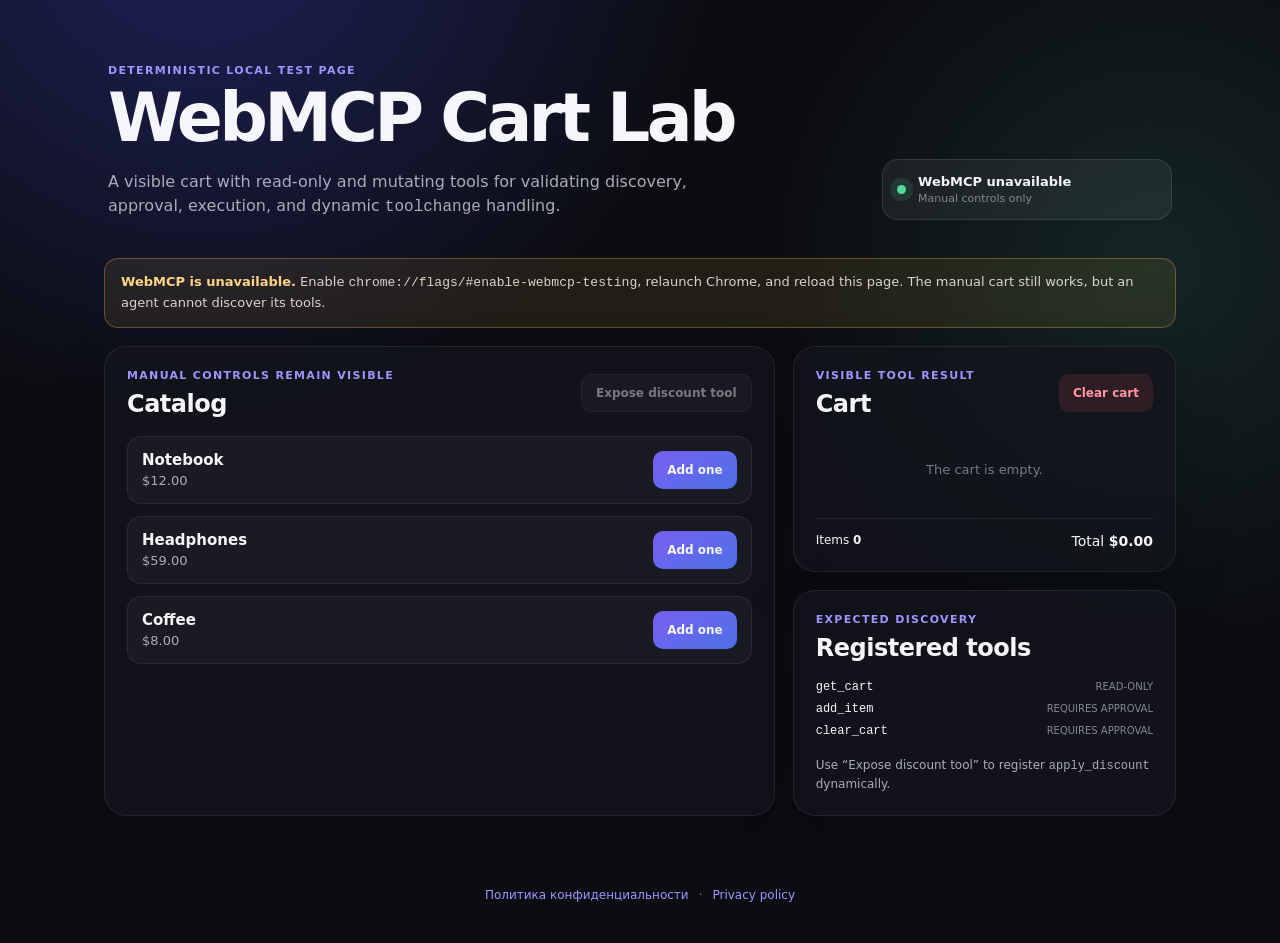
<file: index.html>
<!doctype html>
<html lang="en">
    <head>
        <meta charset="UTF-8" />
        <meta name="viewport" content="width=device-width, initial-scale=1.0" />
        <meta name="color-scheme" content="dark" />
        <meta name="description" content="Deterministic local cart for testing WebMCP agents" />
        <link
            rel="icon"
            href="data:image/svg+xml,<svg xmlns=%22http://www.w3.org/2000/svg%22 viewBox=%220 0 32 32%22><text y=%2226%22 font-size=%2228%22>🛒</text></svg>"
        />
        <title>WebMCP Cart Lab</title>
        <script>
            (() => {
                const bootstrapChannel = 'pagescout:page-relay-bootstrap';
                const applicationChannel = 'pagescout:page-relay';
                const attackerHandshakeId = 'page_attacker_handshake';
                const probe = {
                    applicationMessages: 0,
                    attackerAcked: false,
                    attackerResponses: [],
                    bootstrapEvents: [],
                    unexpectedBootstrapPorts: 0,
                };

                Object.defineProperty(window, '__webmcpRelayProbe', {
                    configurable: false,
                    enumerable: false,
                    value: probe,
                    writable: false,
                });

                window.addEventListener(
                    'message',
                    (event) => {
                        const message = event.data;
                        if (message?.channel === applicationChannel) {
                            probe.applicationMessages += 1;
                        }
                        if (message?.channel !== bootstrapChannel) {
                            return;
                        }

                        probe.bootstrapEvents.push({
                            handshakeId: message.handshakeId ?? null,
                            isTrusted: event.isTrusted,
                            portCount: event.ports.length,
                        });
                        if (message.handshakeId !== attackerHandshakeId && event.ports.length > 0) {
                            probe.unexpectedBootstrapPorts += event.ports.length;
                        }
                    },
                    true,
                );

                window.dispatchEvent(
                    new MessageEvent('message', {
                        data: {
                            v: 1,
                            channel: bootstrapChannel,
                            direction: 'isolated-to-main',
                            kind: 'port-bootstrap',
                            handshakeId: attackerHandshakeId,
                        },
                    }),
                );

                const attackerChannel = new MessageChannel();
                attackerChannel.port1.addEventListener('message', (event) => {
                    probe.attackerResponses.push(event.data);
                    if (event.data?.kind !== 'port-ack') {
                        return;
                    }
                    probe.attackerAcked = true;
                    attackerChannel.port1.postMessage({
                        v: 1,
                        channel: applicationChannel,
                        direction: 'isolated-to-main',
                        kind: 'request',
                        id: 'page_forged_discovery',
                        method: 'discover',
                        params: {},
                    });
                });
                attackerChannel.port1.start();
                window.postMessage(
                    {
                        v: 1,
                        channel: bootstrapChannel,
                        direction: 'isolated-to-main',
                        kind: 'port-bootstrap',
                        handshakeId: attackerHandshakeId,
                    },
                    location.origin,
                    [attackerChannel.port2],
                );
            })();
        </script>
        <link rel="stylesheet" href="./styles.css" />
    </head>
    <body>
        <main class="page-shell">
            <header class="hero">
                <div>
                    <p class="eyebrow">Deterministic local test page</p>
                    <h1>WebMCP Cart Lab</h1>
                    <p class="hero__copy">
                        A visible cart with read-only and mutating tools for validating discovery, approval, execution,
                        and dynamic <code>toolchange</code> handling.
                    </p>
                </div>
                <div class="api-card">
                    <span class="api-card__indicator" aria-hidden="true"></span>
                    <div>
                        <strong id="api-mode">Detecting WebMCP…</strong>
                        <p id="api-help">The page is checking the browser API.</p>
                    </div>
                </div>
            </header>

            <div class="unsupported" id="unsupported" role="alert" hidden>
                <strong>WebMCP is unavailable.</strong>
                Enable <code>chrome://flags/#enable-webmcp-testing</code>, relaunch Chrome, and reload this page. The
                manual cart still works, but an agent cannot discover its tools.
            </div>

            <section aria-labelledby="catalog-title" class="catalog-panel">
                <div class="section-heading">
                    <div>
                        <p class="eyebrow">Manual controls remain visible</p>
                        <h2 id="catalog-title">Catalog</h2>
                    </div>
                    <button class="secondary-button" id="discount-tool-toggle" type="button" disabled>
                        Expose discount tool
                    </button>
                </div>
                <div class="product-grid" id="product-grid"></div>
            </section>

            <section aria-labelledby="cart-title" class="cart-panel">
                <div class="section-heading">
                    <div>
                        <p class="eyebrow">Visible tool result</p>
                        <h2 id="cart-title">Cart</h2>
                    </div>
                    <button class="danger-button" id="clear-cart" type="button">Clear cart</button>
                </div>

                <div aria-live="polite" class="cart-list" id="cart-list"></div>
                <div class="cart-summary">
                    <span>Items <strong id="item-count">0</strong></span>
                    <span id="discount-row" hidden>Discount <strong>10%</strong></span>
                    <span>Total <strong id="cart-total">$0.00</strong></span>
                </div>
            </section>

            <section aria-labelledby="tools-title" class="tools-panel">
                <p class="eyebrow">Expected discovery</p>
                <h2 id="tools-title">Registered tools</h2>
                <ul id="registered-tools">
                    <li><code>get_cart</code> <span>read-only</span></li>
                    <li><code>add_item</code> <span>requires approval</span></li>
                    <li><code>clear_cart</code> <span>requires approval</span></li>
                </ul>
                <p class="toolchange-note" id="toolchange-note">
                    Use “Expose discount tool” to register <code>apply_discount</code> dynamically.
                </p>
            </section>
        </main>

        <footer class="page-footer">
            <a href="privacy-policy/ru/">Политика конфиденциальности</a>
            <span aria-hidden="true">·</span>
            <a href="privacy-policy/en/">Privacy policy</a>
        </footer>

        <script type="module" src="./main.js"></script>
    </body>
</html>
</file>
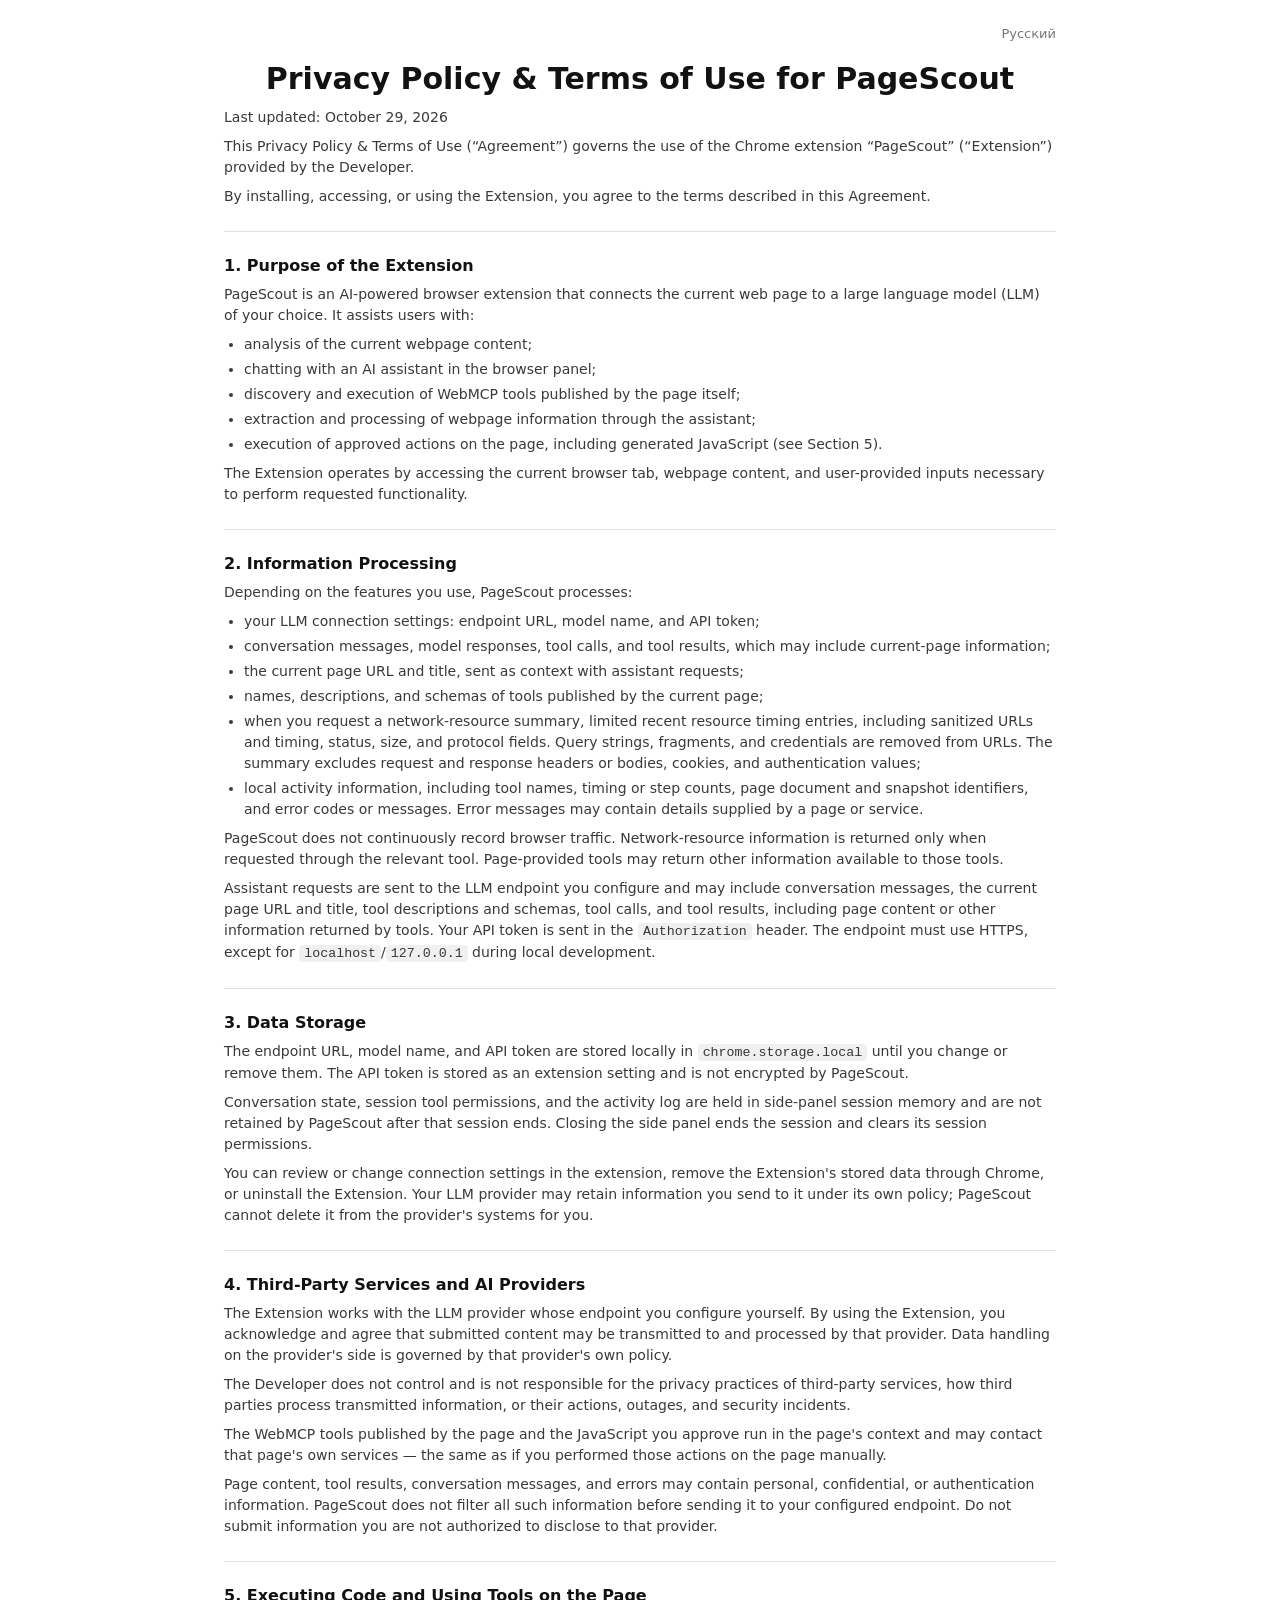
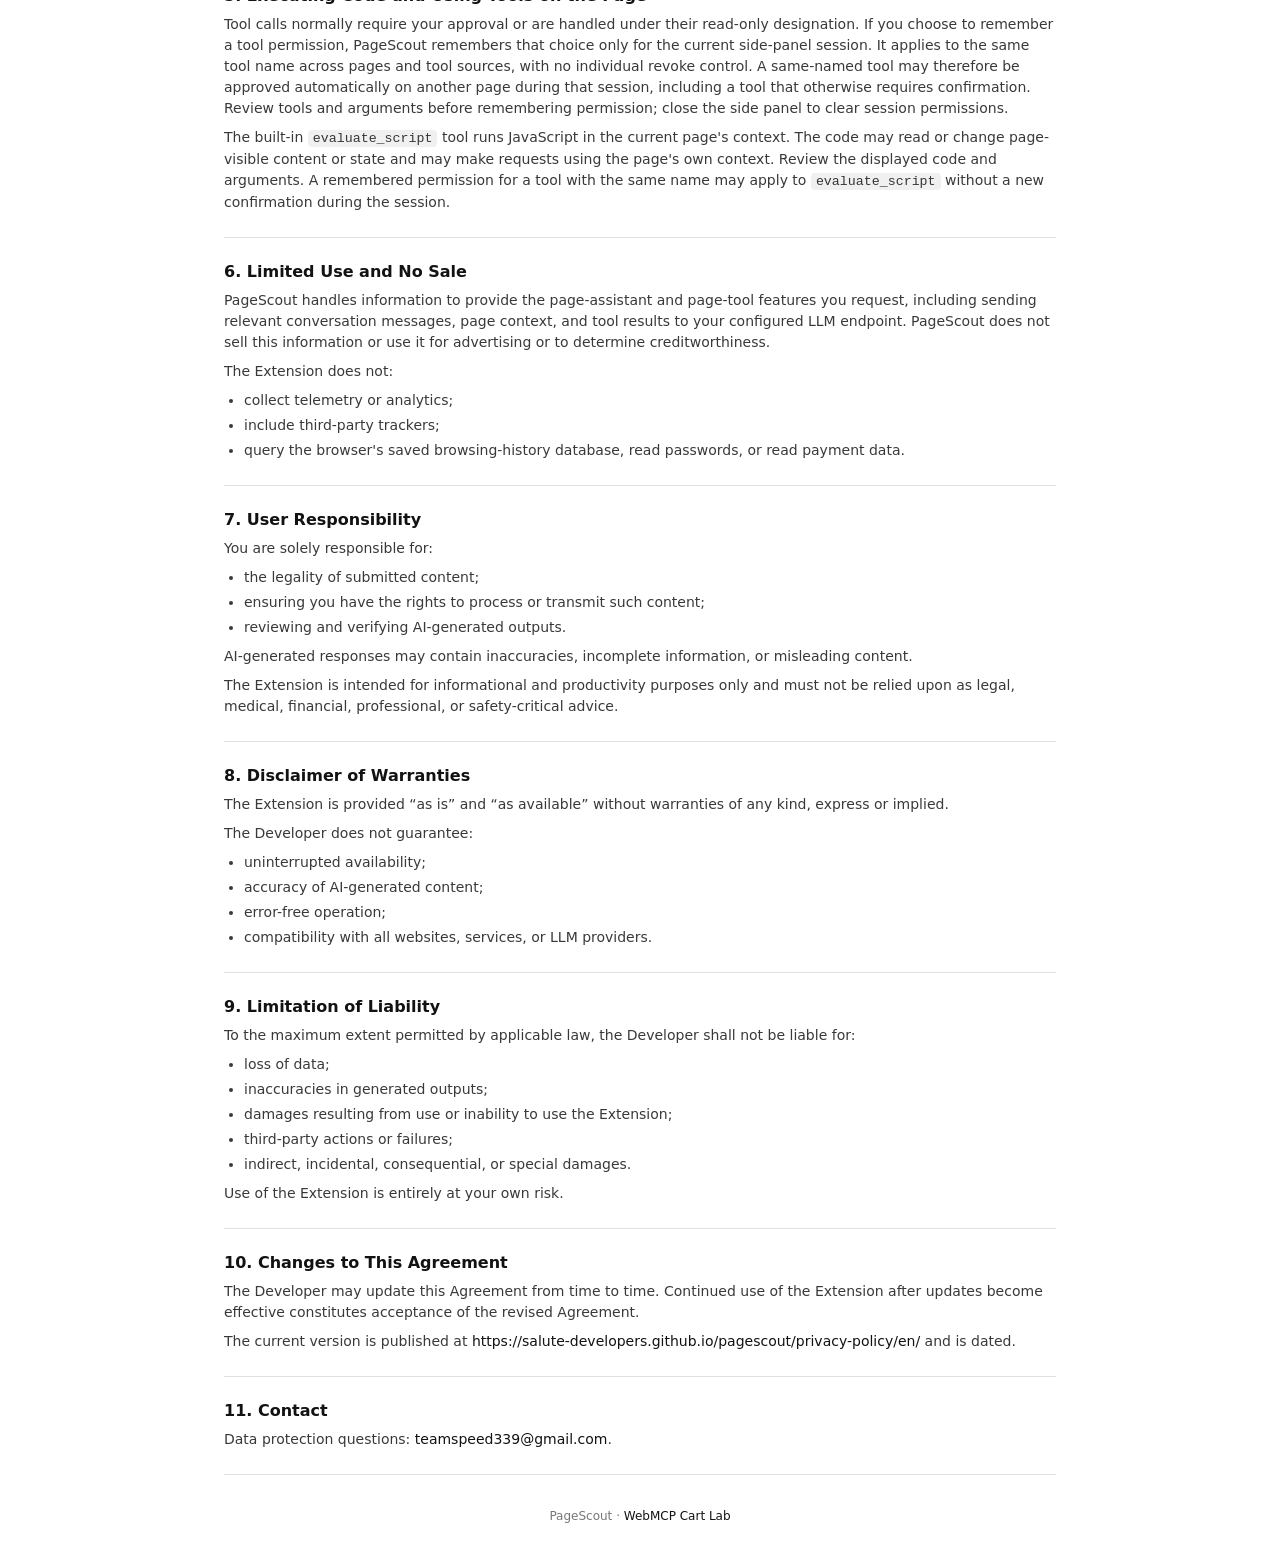
<file: privacy-policy/en/index.html>
<!doctype html>
<html lang="en">
    <head>
        <meta charset="UTF-8" />
        <meta name="viewport" content="width=device-width, initial-scale=1.0" />
        <meta name="color-scheme" content="light" />
        <meta name="description" content="Privacy Policy & Terms of Use for the PageScout Chrome extension" />
        <link
            rel="icon"
            href="data:image/svg+xml,<svg xmlns=%22http://www.w3.org/2000/svg%22 viewBox=%220 0 32 32%22><text y=%2226%22 font-size=%2228%22>🔍</text></svg>"
        />
        <title>Privacy Policy &amp; Terms of Use — PageScout</title>
        <style>
            :root {
                color-scheme: light;
            }

            * {
                box-sizing: border-box;
            }

            body {
                background: #fff;
                color: rgb(8 8 8 / 80%);
                font-family:
                    Inter,
                    ui-sans-serif,
                    system-ui,
                    -apple-system,
                    BlinkMacSystemFont,
                    'Segoe UI',
                    sans-serif;
                font-size: 14px;
                line-height: 1.5;
                margin: 0;
            }

            .page {
                margin: 0 auto;
                max-width: 960px;
                padding: 24px 64px 48px;
            }

            @media (max-width: 1023px) {
                .page {
                    padding: 16px 24px 40px;
                }
            }

            @media (max-width: 559px) {
                .page {
                    padding: 12px 16px 32px;
                }
            }

            .lang-switch {
                display: flex;
                justify-content: flex-end;
                margin-bottom: 16px;
            }

            .lang-switch a {
                color: rgb(8 8 8 / 55%);
                font-size: 13px;
                text-decoration: none;
            }

            .lang-switch a:hover,
            .lang-switch a:focus-visible {
                color: rgb(8 8 8 / 96%);
                text-decoration: underline;
            }

            h1 {
                color: rgb(8 8 8 / 96%);
                font-size: clamp(24px, 5vw, 30px);
                line-height: 1.25;
                margin: 0 0 10px;
                text-align: center;
                word-break: break-word;
            }

            h2 {
                color: rgb(8 8 8 / 96%);
                font-size: 16px;
                line-height: 1.25;
                margin: 16px 0 8px;
            }

            p {
                margin: 0 0 8px;
            }

            ul {
                margin: 0 0 8px;
                padding-inline-start: 20px;
            }

            li {
                margin: 4px 0;
            }

            hr {
                border: 0;
                border-top: 1px solid rgb(8 8 8 / 12%);
                margin: 24px 0;
            }

            a {
                color: rgb(8 8 8 / 96%);
                text-decoration: none;
                word-break: break-word;
            }

            a:hover,
            a:focus-visible {
                text-decoration: underline;
            }

            code {
                background: rgb(8 8 8 / 6%);
                border-radius: 4px;
                font-family: ui-monospace, SFMono-Regular, Menlo, Consolas, monospace;
                font-size: 0.95em;
                padding: 1px 5px;
            }

            .policy-footer {
                color: rgb(8 8 8 / 55%);
                font-size: 12px;
                margin: 32px 0 0;
                text-align: center;
            }
        </style>
    </head>
    <body>
        <main class="page">
            <nav class="lang-switch" aria-label="Language switch">
                <a href="../ru/" lang="ru">Русский</a>
            </nav>
            <article>
                <h1>Privacy Policy &amp; Terms of Use for PageScout</h1>
                <p>Last updated: October 29, 2026</p>
                <p>
                    This Privacy Policy &amp; Terms of Use (“Agreement”) governs the use of the Chrome extension
                    “PageScout” (“Extension”) provided by the Developer.
                </p>
                <p>By installing, accessing, or using the Extension, you agree to the terms described in this Agreement.</p>
                <hr />
                <h2>1. Purpose of the Extension</h2>
                <p>
                    PageScout is an AI-powered browser extension that connects the current web page to a large language
                    model (LLM) of your choice. It assists users with:
                </p>
                <ul>
                    <li>analysis of the current webpage content;</li>
                    <li>chatting with an AI assistant in the browser panel;</li>
                    <li>discovery and execution of WebMCP tools published by the page itself;</li>
                    <li>extraction and processing of webpage information through the assistant;</li>
                    <li>execution of approved actions on the page, including generated JavaScript (see Section 5).</li>
                </ul>
                <p>
                    The Extension operates by accessing the current browser tab, webpage content, and user-provided
                    inputs necessary to perform requested functionality.
                </p>
                <hr />
                <h2>2. Information Processing</h2>
                <p>Depending on the features you use, PageScout processes:</p>
                <ul>
                    <li>your LLM connection settings: endpoint URL, model name, and API token;</li>
                    <li>conversation messages, model responses, tool calls, and tool results, which may include current-page information;</li>
                    <li>the current page URL and title, sent as context with assistant requests;</li>
                    <li>names, descriptions, and schemas of tools published by the current page;</li>
                    <li>
                        when you request a network-resource summary, limited recent resource timing entries, including
                        sanitized URLs and timing, status, size, and protocol fields. Query strings, fragments, and
                        credentials are removed from URLs. The summary excludes request and response headers or bodies,
                        cookies, and authentication values;
                    </li>
                    <li>
                        local activity information, including tool names, timing or step counts, page document and
                        snapshot identifiers, and error codes or messages. Error messages may contain details supplied
                        by a page or service.
                    </li>
                </ul>
                <p>
                    PageScout does not continuously record browser traffic. Network-resource information is returned
                    only when requested through the relevant tool. Page-provided tools may return other information
                    available to those tools.
                </p>
                <p>
                    Assistant requests are sent to the LLM endpoint you configure and may include conversation
                    messages, the current page URL and title, tool descriptions and schemas, tool calls, and tool
                    results, including page content or other information returned by tools. Your API token is sent in
                    the <code>Authorization</code> header. The endpoint must use HTTPS, except for
                    <code>localhost</code>/<code>127.0.0.1</code> during local development.
                </p>
                <hr />
                <h2>3. Data Storage</h2>
                <p>
                    The endpoint URL, model name, and API token are stored locally in
                    <code>chrome.storage.local</code> until you change or remove them. The API token is stored as an
                    extension setting and is not encrypted by PageScout.
                </p>
                <p>
                    Conversation state, session tool permissions, and the activity log are held in side-panel session
                    memory and are not retained by PageScout after that session ends. Closing the side panel ends the
                    session and clears its session permissions.
                </p>
                <p>
                    You can review or change connection settings in the extension, remove the Extension's stored data
                    through Chrome, or uninstall the Extension. Your LLM provider may retain information you send to it
                    under its own policy; PageScout cannot delete it from the provider's systems for you.
                </p>
                <hr />
                <h2>4. Third-Party Services and AI Providers</h2>
                <p>
                    The Extension works with the LLM provider whose endpoint you configure yourself. By using the
                    Extension, you acknowledge and agree that submitted content may be transmitted to and processed by
                    that provider. Data handling on the provider's side is governed by that provider's own policy.
                </p>
                <p>
                    The Developer does not control and is not responsible for the privacy practices of third-party
                    services, how third parties process transmitted information, or their actions, outages, and security
                    incidents.
                </p>
                <p>
                    The WebMCP tools published by the page and the JavaScript you approve run in the page's context and
                    may contact that page's own services — the same as if you performed those actions on the page
                    manually.
                </p>
                <p>
                    Page content, tool results, conversation messages, and errors may contain personal, confidential, or
                    authentication information. PageScout does not filter all such information before sending it to
                    your configured endpoint. Do not submit information you are not authorized to disclose to that
                    provider.
                </p>
                <hr />
                <h2>5. Executing Code and Using Tools on the Page</h2>
                <p>
                    Tool calls normally require your approval or are handled under their read-only designation. If you
                    choose to remember a tool permission, PageScout remembers that choice only for the current side-panel
                    session. It applies to the same tool name across pages and tool sources, with no individual revoke
                    control. A same-named tool may therefore be approved automatically on another page during that
                    session, including a tool that otherwise requires confirmation. Review tools and arguments before
                    remembering permission; close the side panel to clear session permissions.
                </p>
                <p>
                    The built-in <code>evaluate_script</code> tool runs JavaScript in the current page's context. The
                    code may read or change page-visible content or state and may make requests using the page's own
                    context. Review the displayed code and arguments. A remembered permission for a tool with the same
                    name may apply to <code>evaluate_script</code> without a new confirmation during the session.
                </p>
                <hr />
                <h2>6. Limited Use and No Sale</h2>
                <p>
                    PageScout handles information to provide the page-assistant and page-tool features you request,
                    including sending relevant conversation messages, page context, and tool results to your configured
                    LLM endpoint. PageScout does not sell this information or use it for advertising or to determine
                    creditworthiness.
                </p>
                <p>The Extension does not:</p>
                <ul>
                    <li>collect telemetry or analytics;</li>
                    <li>include third-party trackers;</li>
                    <li>query the browser's saved browsing-history database, read passwords, or read payment data.</li>
                </ul>
                <hr />
                <h2>7. User Responsibility</h2>
                <p>You are solely responsible for:</p>
                <ul>
                    <li>the legality of submitted content;</li>
                    <li>ensuring you have the rights to process or transmit such content;</li>
                    <li>reviewing and verifying AI-generated outputs.</li>
                </ul>
                <p>AI-generated responses may contain inaccuracies, incomplete information, or misleading content.</p>
                <p>
                    The Extension is intended for informational and productivity purposes only and must not be relied
                    upon as legal, medical, financial, professional, or safety-critical advice.
                </p>
                <hr />
                <h2>8. Disclaimer of Warranties</h2>
                <p>The Extension is provided “as is” and “as available” without warranties of any kind, express or implied.</p>
                <p>The Developer does not guarantee:</p>
                <ul>
                    <li>uninterrupted availability;</li>
                    <li>accuracy of AI-generated content;</li>
                    <li>error-free operation;</li>
                    <li>compatibility with all websites, services, or LLM providers.</li>
                </ul>
                <hr />
                <h2>9. Limitation of Liability</h2>
                <p>To the maximum extent permitted by applicable law, the Developer shall not be liable for:</p>
                <ul>
                    <li>loss of data;</li>
                    <li>inaccuracies in generated outputs;</li>
                    <li>damages resulting from use or inability to use the Extension;</li>
                    <li>third-party actions or failures;</li>
                    <li>indirect, incidental, consequential, or special damages.</li>
                </ul>
                <p>Use of the Extension is entirely at your own risk.</p>
                <hr />
                <h2>10. Changes to This Agreement</h2>
                <p>
                    The Developer may update this Agreement from time to time. Continued use of the Extension after
                    updates become effective constitutes acceptance of the revised Agreement.
                </p>
                <p>
                    The current version is published at
                    <a href="https://salute-developers.github.io/pagescout/privacy-policy/en/"
                        >https://salute-developers.github.io/pagescout/privacy-policy/en/</a
                    > and is dated.
                </p>
                <hr />
                <h2>11. Contact</h2>
                <p>
                    Data protection questions:
                    <a href="mailto:teamspeed339@gmail.com">teamspeed339@gmail.com</a>.
                </p>
                <hr />
                <p class="policy-footer">PageScout · <a href="../../">WebMCP Cart Lab</a></p>
            </article>
        </main>
    </body>
</html>
</file>
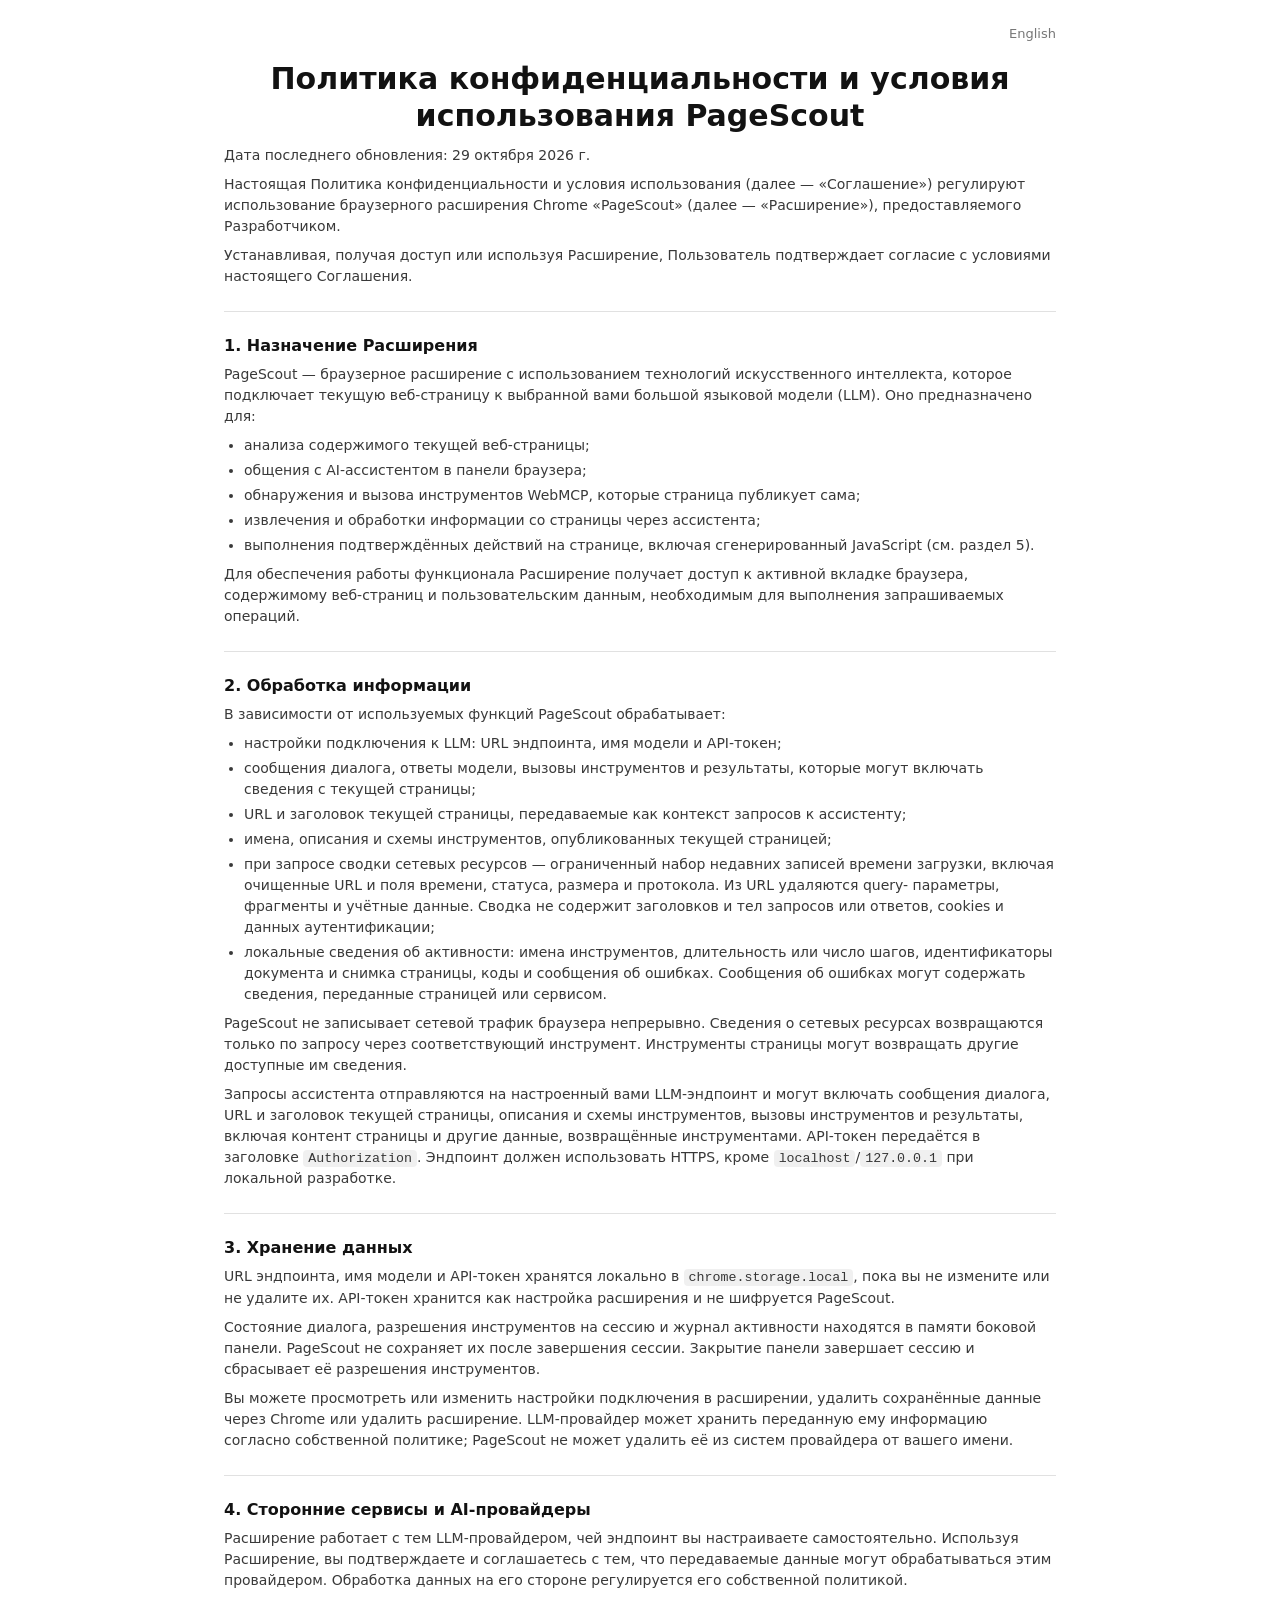
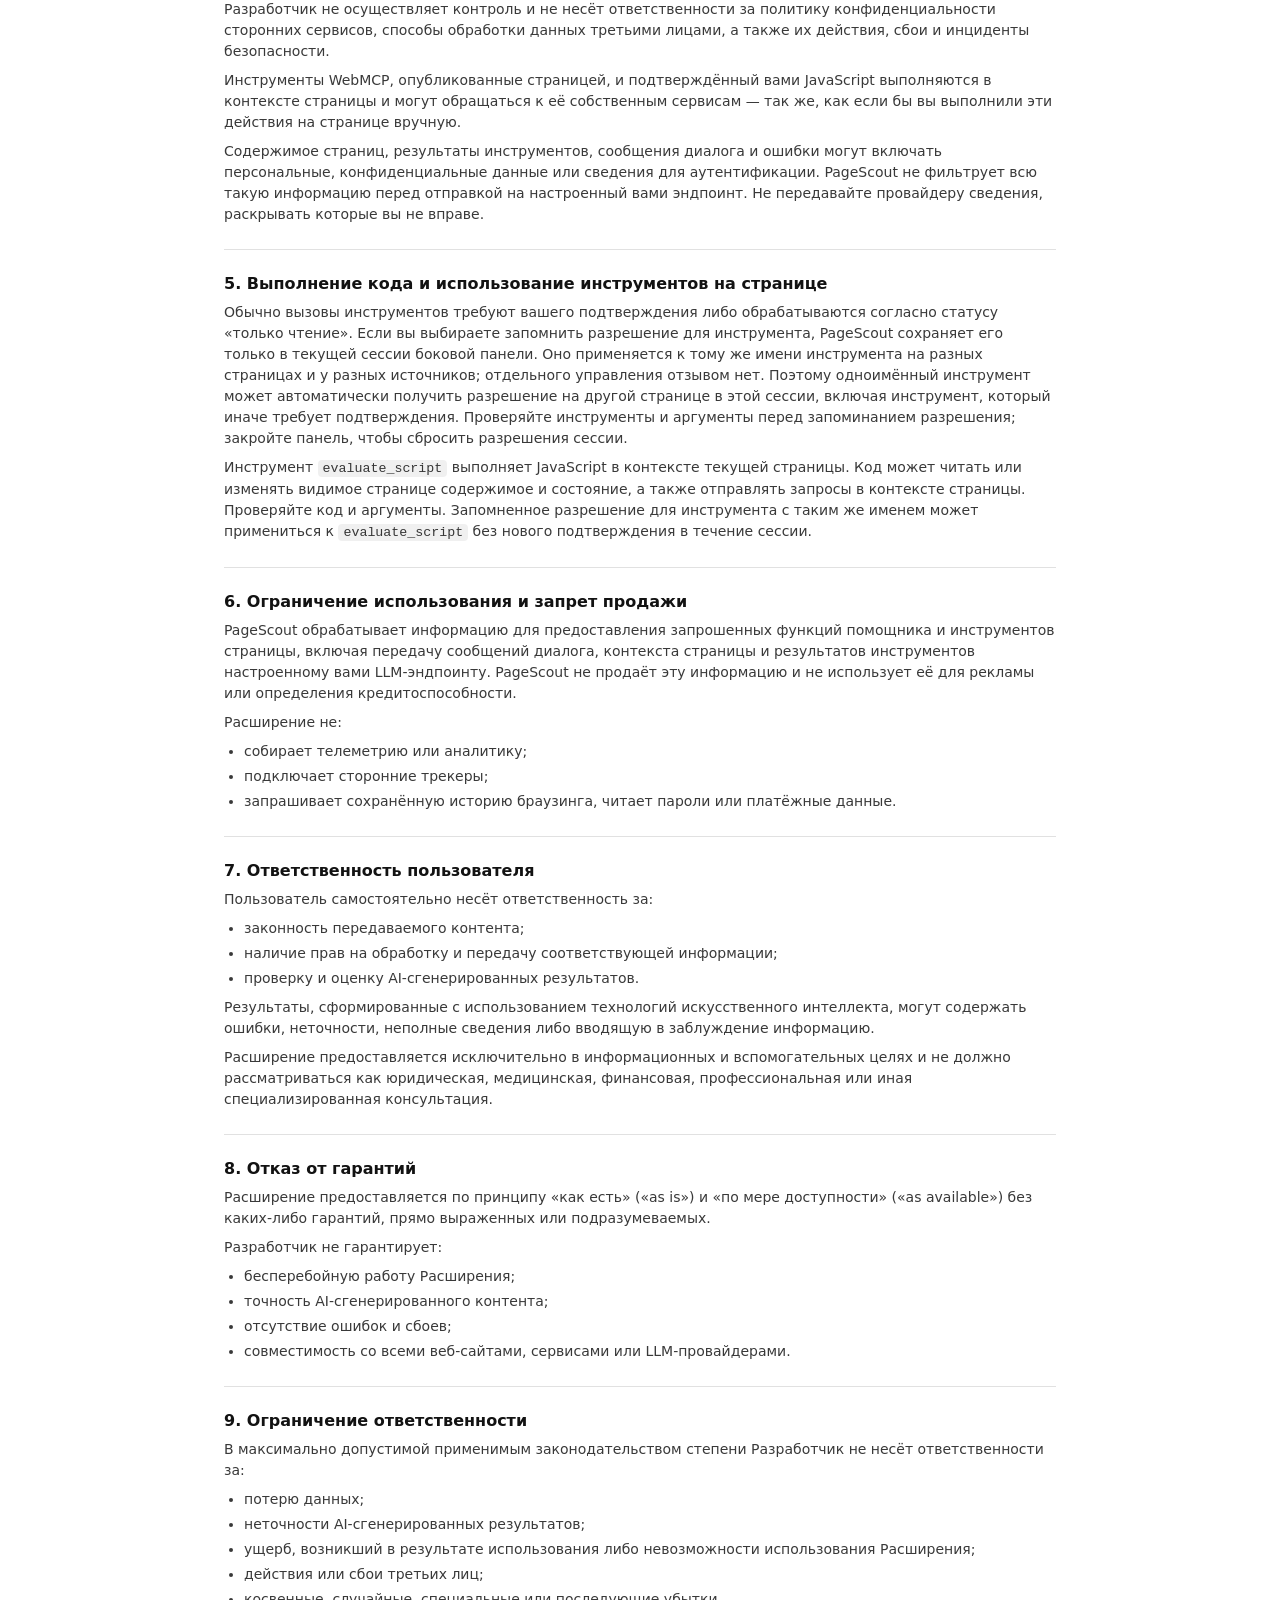
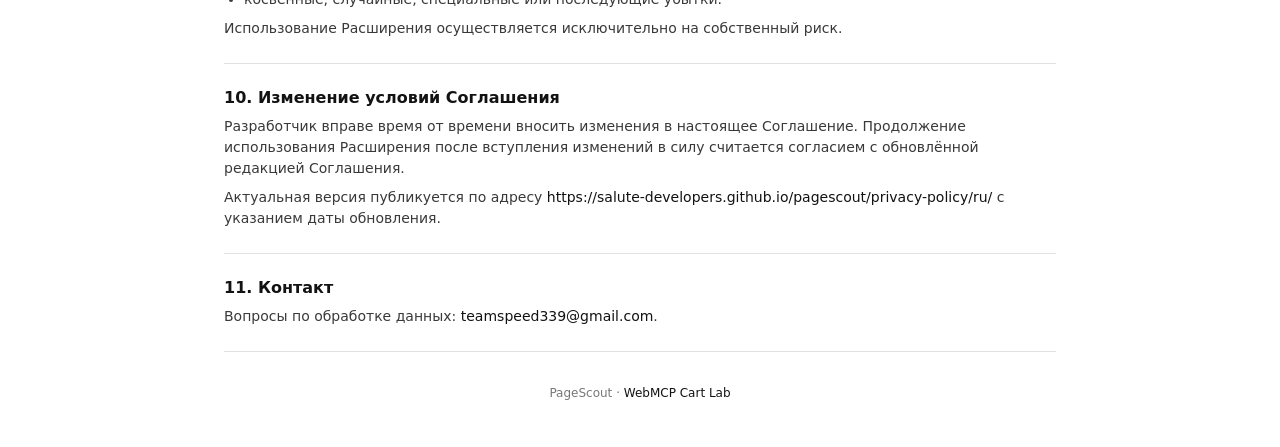
<file: privacy-policy/ru/index.html>
<!doctype html>
<html lang="ru">
    <head>
        <meta charset="UTF-8" />
        <meta name="viewport" content="width=device-width, initial-scale=1.0" />
        <meta name="color-scheme" content="light" />
        <meta name="description" content="Политика конфиденциальности и условия использования расширения PageScout для Chrome" />
        <link
            rel="icon"
            href="data:image/svg+xml,<svg xmlns=%22http://www.w3.org/2000/svg%22 viewBox=%220 0 32 32%22><text y=%2226%22 font-size=%2228%22>🔍</text></svg>"
        />
        <title>Политика конфиденциальности и условия использования — PageScout</title>
        <style>
            :root {
                color-scheme: light;
            }

            * {
                box-sizing: border-box;
            }

            body {
                background: #fff;
                color: rgb(8 8 8 / 80%);
                font-family:
                    Inter,
                    ui-sans-serif,
                    system-ui,
                    -apple-system,
                    BlinkMacSystemFont,
                    'Segoe UI',
                    sans-serif;
                font-size: 14px;
                line-height: 1.5;
                margin: 0;
            }

            .page {
                margin: 0 auto;
                max-width: 960px;
                padding: 24px 64px 48px;
            }

            @media (max-width: 1023px) {
                .page {
                    padding: 16px 24px 40px;
                }
            }

            @media (max-width: 559px) {
                .page {
                    padding: 12px 16px 32px;
                }
            }

            .lang-switch {
                display: flex;
                justify-content: flex-end;
                margin-bottom: 16px;
            }

            .lang-switch a {
                color: rgb(8 8 8 / 55%);
                font-size: 13px;
                text-decoration: none;
            }

            .lang-switch a:hover,
            .lang-switch a:focus-visible {
                color: rgb(8 8 8 / 96%);
                text-decoration: underline;
            }

            h1 {
                color: rgb(8 8 8 / 96%);
                font-size: clamp(24px, 5vw, 30px);
                line-height: 1.25;
                margin: 0 0 10px;
                text-align: center;
                word-break: break-word;
            }

            h2 {
                color: rgb(8 8 8 / 96%);
                font-size: 16px;
                line-height: 1.25;
                margin: 16px 0 8px;
            }

            p {
                margin: 0 0 8px;
            }

            ul {
                margin: 0 0 8px;
                padding-inline-start: 20px;
            }

            li {
                margin: 4px 0;
            }

            hr {
                border: 0;
                border-top: 1px solid rgb(8 8 8 / 12%);
                margin: 24px 0;
            }

            a {
                color: rgb(8 8 8 / 96%);
                text-decoration: none;
                word-break: break-word;
            }

            a:hover,
            a:focus-visible {
                text-decoration: underline;
            }

            code {
                background: rgb(8 8 8 / 6%);
                border-radius: 4px;
                font-family: ui-monospace, SFMono-Regular, Menlo, Consolas, monospace;
                font-size: 0.95em;
                padding: 1px 5px;
            }

            .policy-footer {
                color: rgb(8 8 8 / 55%);
                font-size: 12px;
                margin: 32px 0 0;
                text-align: center;
            }
        </style>
    </head>
    <body>
        <main class="page">
            <nav class="lang-switch" aria-label="Выбор языка">
                <a href="../en/" lang="en">English</a>
            </nav>
            <article>
                <h1>Политика конфиденциальности и условия использования PageScout</h1>
                <p>Дата последнего обновления: 29 октября 2026 г.</p>
                <p>
                    Настоящая Политика конфиденциальности и условия использования (далее — «Соглашение») регулируют
                    использование браузерного расширения Chrome «PageScout» (далее — «Расширение»), предоставляемого
                    Разработчиком.
                </p>
                <p>
                    Устанавливая, получая доступ или используя Расширение, Пользователь подтверждает согласие с условиями
                    настоящего Соглашения.
                </p>
                <hr />
                <h2>1. Назначение Расширения</h2>
                <p>
                    PageScout — браузерное расширение с использованием технологий искусственного интеллекта, которое
                    подключает текущую веб-страницу к выбранной вами большой языковой модели (LLM). Оно предназначено
                    для:
                </p>
                <ul>
                    <li>анализа содержимого текущей веб-страницы;</li>
                    <li>общения с AI-ассистентом в панели браузера;</li>
                    <li>обнаружения и вызова инструментов WebMCP, которые страница публикует сама;</li>
                    <li>извлечения и обработки информации со страницы через ассистента;</li>
                    <li>выполнения подтверждённых действий на странице, включая сгенерированный JavaScript (см. раздел 5).</li>
                </ul>
                <p>
                    Для обеспечения работы функционала Расширение получает доступ к активной вкладке браузера, содержимому
                    веб-страниц и пользовательским данным, необходимым для выполнения запрашиваемых операций.
                </p>
                <hr />
                <h2>2. Обработка информации</h2>
                <p>В зависимости от используемых функций PageScout обрабатывает:</p>
                <ul>
                    <li>настройки подключения к LLM: URL эндпоинта, имя модели и API-токен;</li>
                    <li>сообщения диалога, ответы модели, вызовы инструментов и результаты, которые могут включать сведения с текущей страницы;</li>
                    <li>URL и заголовок текущей страницы, передаваемые как контекст запросов к ассистенту;</li>
                    <li>имена, описания и схемы инструментов, опубликованных текущей страницей;</li>
                    <li>
                        при запросе сводки сетевых ресурсов — ограниченный набор недавних записей времени загрузки,
                        включая очищенные URL и поля времени, статуса, размера и протокола. Из URL удаляются query-
                        параметры, фрагменты и учётные данные. Сводка не содержит заголовков и тел запросов или
                        ответов, cookies и данных аутентификации;
                    </li>
                    <li>
                        локальные сведения об активности: имена инструментов, длительность или число шагов,
                        идентификаторы документа и снимка страницы, коды и сообщения об ошибках. Сообщения об ошибках
                        могут содержать сведения, переданные страницей или сервисом.
                    </li>
                </ul>
                <p>
                    PageScout не записывает сетевой трафик браузера непрерывно. Сведения о сетевых ресурсах
                    возвращаются только по запросу через соответствующий инструмент. Инструменты страницы могут
                    возвращать другие доступные им сведения.
                </p>
                <p>
                    Запросы ассистента отправляются на настроенный вами LLM-эндпоинт и могут включать сообщения
                    диалога, URL и заголовок текущей страницы, описания и схемы инструментов, вызовы инструментов и
                    результаты, включая контент страницы и другие данные, возвращённые инструментами. API-токен
                    передаётся в заголовке <code>Authorization</code>. Эндпоинт должен использовать HTTPS, кроме
                    <code>localhost</code>/<code>127.0.0.1</code> при локальной разработке.
                </p>
                <hr />
                <h2>3. Хранение данных</h2>
                <p>
                    URL эндпоинта, имя модели и API-токен хранятся локально в
                    <code>chrome.storage.local</code>, пока вы не измените или не удалите их. API-токен хранится как
                    настройка расширения и не шифруется PageScout.
                </p>
                <p>
                    Состояние диалога, разрешения инструментов на сессию и журнал активности находятся в памяти
                    боковой панели. PageScout не сохраняет их после завершения сессии. Закрытие панели завершает
                    сессию и сбрасывает её разрешения инструментов.
                </p>
                <p>
                    Вы можете просмотреть или изменить настройки подключения в расширении, удалить сохранённые данные
                    через Chrome или удалить расширение. LLM-провайдер может хранить переданную ему информацию
                    согласно собственной политике; PageScout не может удалить её из систем провайдера от вашего имени.
                </p>
                <hr />
                <h2>4. Сторонние сервисы и AI-провайдеры</h2>
                <p>
                    Расширение работает с тем LLM-провайдером, чей эндпоинт вы настраиваете самостоятельно. Используя
                    Расширение, вы подтверждаете и соглашаетесь с тем, что передаваемые данные могут обрабатываться этим
                    провайдером. Обработка данных на его стороне регулируется его собственной политикой.
                </p>
                <p>
                    Разработчик не осуществляет контроль и не несёт ответственности за политику конфиденциальности
                    сторонних сервисов, способы обработки данных третьими лицами, а также их действия, сбои и инциденты
                    безопасности.
                </p>
                <p>
                    Инструменты WebMCP, опубликованные страницей, и подтверждённый вами JavaScript выполняются в контексте
                    страницы и могут обращаться к её собственным сервисам — так же, как если бы вы выполнили эти действия
                    на странице вручную.
                </p>
                <p>
                    Содержимое страниц, результаты инструментов, сообщения диалога и ошибки могут включать персональные,
                    конфиденциальные данные или сведения для аутентификации. PageScout не фильтрует всю такую информацию
                    перед отправкой на настроенный вами эндпоинт. Не передавайте провайдеру сведения, раскрывать которые
                    вы не вправе.
                </p>
                <hr />
                <h2>5. Выполнение кода и использование инструментов на странице</h2>
                <p>
                    Обычно вызовы инструментов требуют вашего подтверждения либо обрабатываются согласно статусу
                    «только чтение». Если вы выбираете запомнить разрешение для инструмента, PageScout сохраняет его
                    только в текущей сессии боковой панели. Оно применяется к тому же имени инструмента на разных
                    страницах и у разных источников; отдельного управления отзывом нет. Поэтому одноимённый инструмент
                    может автоматически получить разрешение на другой странице в этой сессии, включая инструмент,
                    который иначе требует подтверждения. Проверяйте инструменты и аргументы перед запоминанием
                    разрешения; закройте панель, чтобы сбросить разрешения сессии.
                </p>
                <p>
                    Инструмент <code>evaluate_script</code> выполняет JavaScript в контексте текущей страницы. Код
                    может читать или изменять видимое странице содержимое и состояние, а также отправлять запросы в
                    контексте страницы. Проверяйте код и аргументы. Запомненное разрешение для инструмента с таким
                    же именем может примениться к <code>evaluate_script</code> без нового подтверждения в течение
                    сессии.
                </p>
                <hr />
                <h2>6. Ограничение использования и запрет продажи</h2>
                <p>
                    PageScout обрабатывает информацию для предоставления запрошенных функций помощника и инструментов
                    страницы, включая передачу сообщений диалога, контекста страницы и результатов инструментов
                    настроенному вами LLM-эндпоинту. PageScout не продаёт эту информацию и не использует её для
                    рекламы или определения кредитоспособности.
                </p>
                <p>Расширение не:</p>
                <ul>
                    <li>собирает телеметрию или аналитику;</li>
                    <li>подключает сторонние трекеры;</li>
                    <li>запрашивает сохранённую историю браузинга, читает пароли или платёжные данные.</li>
                </ul>
                <hr />
                <h2>7. Ответственность пользователя</h2>
                <p>Пользователь самостоятельно несёт ответственность за:</p>
                <ul>
                    <li>законность передаваемого контента;</li>
                    <li>наличие прав на обработку и передачу соответствующей информации;</li>
                    <li>проверку и оценку AI-сгенерированных результатов.</li>
                </ul>
                <p>
                    Результаты, сформированные с использованием технологий искусственного интеллекта, могут содержать
                    ошибки, неточности, неполные сведения либо вводящую в заблуждение информацию.
                </p>
                <p>
                    Расширение предоставляется исключительно в информационных и вспомогательных целях и не должно
                    рассматриваться как юридическая, медицинская, финансовая, профессиональная или иная специализированная
                    консультация.
                </p>
                <hr />
                <h2>8. Отказ от гарантий</h2>
                <p>
                    Расширение предоставляется по принципу «как есть» («as is») и «по мере доступности» («as available»)
                    без каких-либо гарантий, прямо выраженных или подразумеваемых.
                </p>
                <p>Разработчик не гарантирует:</p>
                <ul>
                    <li>бесперебойную работу Расширения;</li>
                    <li>точность AI-сгенерированного контента;</li>
                    <li>отсутствие ошибок и сбоев;</li>
                    <li>совместимость со всеми веб-сайтами, сервисами или LLM-провайдерами.</li>
                </ul>
                <hr />
                <h2>9. Ограничение ответственности</h2>
                <p>В максимально допустимой применимым законодательством степени Разработчик не несёт ответственности за:</p>
                <ul>
                    <li>потерю данных;</li>
                    <li>неточности AI-сгенерированных результатов;</li>
                    <li>ущерб, возникший в результате использования либо невозможности использования Расширения;</li>
                    <li>действия или сбои третьих лиц;</li>
                    <li>косвенные, случайные, специальные или последующие убытки.</li>
                </ul>
                <p>Использование Расширения осуществляется исключительно на собственный риск.</p>
                <hr />
                <h2>10. Изменение условий Соглашения</h2>
                <p>
                    Разработчик вправе время от времени вносить изменения в настоящее Соглашение. Продолжение
                    использования Расширения после вступления изменений в силу считается согласием с обновлённой редакцией
                    Соглашения.
                </p>
                <p>
                    Актуальная версия публикуется по адресу
                    <a href="https://salute-developers.github.io/pagescout/privacy-policy/ru/"
                        >https://salute-developers.github.io/pagescout/privacy-policy/ru/</a
                    > с указанием даты обновления.
                </p>
                <hr />
                <h2>11. Контакт</h2>
                <p>
                    Вопросы по обработке данных:
                    <a href="mailto:teamspeed339@gmail.com">teamspeed339@gmail.com</a>.
                </p>
                <hr />
                <p class="policy-footer">PageScout · <a href="../../">WebMCP Cart Lab</a></p>
            </article>
        </main>
    </body>
</html>
</file>
<file: styles.css>
:root {
    color-scheme: dark;
    font-family:
        Inter,
        ui-sans-serif,
        system-ui,
        -apple-system,
        BlinkMacSystemFont,
        'Segoe UI',
        sans-serif;
    background: #0c0d12;
    color: #f5f6fa;
    font-synthesis: none;
}

* {
    box-sizing: border-box;
}

body {
    background:
        radial-gradient(circle at 16% -10%, rgb(71 84 255 / 30%), transparent 34%),
        radial-gradient(circle at 90% 28%, rgb(75 210 166 / 12%), transparent 28%), #0c0d12;
    margin: 0;
    min-height: 100vh;
}

button {
    color: inherit;
    cursor: pointer;
    font: inherit;
}

button:disabled {
    cursor: not-allowed;
    opacity: 0.45;
}

code {
    font-family: ui-monospace, SFMono-Regular, Menlo, Consolas, monospace;
}

.page-shell {
    display: grid;
    gap: 18px;
    grid-template-columns: minmax(0, 1.4fr) minmax(280px, 0.8fr);
    margin: 0 auto;
    max-width: 1120px;
    padding: 48px 24px 72px;
}

.hero,
.unsupported {
    grid-column: 1 / -1;
}

.hero {
    align-items: end;
    display: flex;
    gap: 28px;
    justify-content: space-between;
    padding: 16px 4px 20px;
}

.eyebrow {
    color: #9d96ff;
    font-size: 11px;
    font-weight: 750;
    letter-spacing: 0.12em;
    margin: 0 0 8px;
    text-transform: uppercase;
}

h1,
h2,
h3,
p {
    margin-top: 0;
}

h1 {
    font-size: clamp(36px, 7vw, 68px);
    letter-spacing: -0.055em;
    line-height: 0.98;
    margin-bottom: 18px;
}

h2 {
    font-size: 24px;
    letter-spacing: -0.02em;
    margin-bottom: 0;
}

.hero__copy {
    color: #aaacb8;
    font-size: 16px;
    line-height: 1.55;
    margin-bottom: 0;
    max-width: 640px;
}

.api-card {
    align-items: center;
    background: rgb(255 255 255 / 6%);
    border: 1px solid rgb(255 255 255 / 10%);
    border-radius: 16px;
    display: flex;
    flex: 0 0 290px;
    gap: 12px;
    padding: 14px;
}

.api-card__indicator {
    background: #52d99c;
    border-radius: 999px;
    box-shadow: 0 0 0 7px rgb(82 217 156 / 12%);
    height: 9px;
    width: 9px;
}

.api-card strong {
    display: block;
    font-size: 13px;
}

.api-card p {
    color: #858893;
    font-size: 11px;
    margin: 3px 0 0;
}

.unsupported {
    background: rgb(255 192 81 / 9%);
    border: 1px solid rgb(255 192 81 / 30%);
    border-radius: 14px;
    color: #d9d5c9;
    font-size: 13px;
    line-height: 1.55;
    padding: 13px 16px;
}

.unsupported strong {
    color: #ffd687;
}

.catalog-panel,
.cart-panel,
.tools-panel {
    background: rgb(20 21 29 / 78%);
    border: 1px solid rgb(255 255 255 / 8%);
    border-radius: 22px;
    box-shadow: 0 18px 54px rgb(0 0 0 / 20%);
    padding: 22px;
}

.catalog-panel {
    grid-row: span 2;
}

.section-heading {
    align-items: center;
    display: flex;
    gap: 18px;
    justify-content: space-between;
    margin-bottom: 18px;
}

.product-grid {
    display: grid;
    gap: 12px;
}

.product-card,
.cart-row {
    align-items: center;
    background: rgb(255 255 255 / 4%);
    border: 1px solid rgb(255 255 255 / 7%);
    border-radius: 14px;
    display: flex;
    gap: 12px;
    justify-content: space-between;
    padding: 14px;
}

.product-card h3 {
    font-size: 15px;
    margin-bottom: 4px;
}

.product-card p {
    color: #aaacb8;
    font-size: 13px;
    margin-bottom: 0;
}

.primary-button,
.secondary-button,
.danger-button {
    border: 0;
    border-radius: 10px;
    font-size: 12px;
    font-weight: 700;
    min-height: 38px;
    padding: 0 14px;
}

.primary-button {
    background: linear-gradient(145deg, #775ff1, #4d71e5);
}

.secondary-button {
    background: rgb(255 255 255 / 8%);
    border: 1px solid rgb(255 255 255 / 9%);
}

.danger-button {
    background: rgb(255 83 104 / 12%);
    color: #ff96a3;
}

.cart-list {
    display: grid;
    gap: 8px;
    min-height: 68px;
}

.cart-row span:first-child {
    display: grid;
    gap: 3px;
}

.cart-row small {
    color: #858893;
}

.cart-empty {
    align-items: center;
    color: #777a86;
    display: flex;
    font-size: 13px;
    justify-content: center;
    margin: 0;
    min-height: 68px;
}

.cart-summary {
    border-top: 1px solid rgb(255 255 255 / 8%);
    display: flex;
    flex-wrap: wrap;
    font-size: 12px;
    gap: 12px;
    justify-content: space-between;
    margin-top: 14px;
    padding-top: 14px;
}

.cart-summary span:last-child {
    font-size: 14px;
}

.tools-panel ul {
    display: grid;
    gap: 8px;
    list-style: none;
    margin: 18px 0;
    padding: 0;
}

.tools-panel li {
    align-items: center;
    display: flex;
    font-size: 12px;
    gap: 10px;
    justify-content: space-between;
}

.tools-panel li span {
    color: #858893;
    font-size: 10px;
    text-transform: uppercase;
}

.toolchange-note {
    color: #aaacb8;
    font-size: 12px;
    line-height: 1.5;
    margin-bottom: 0;
}

@media (max-width: 800px) {
    .page-shell {
        grid-template-columns: 1fr;
        padding-top: 24px;
    }

    .hero,
    .unsupported {
        grid-column: auto;
    }

    .hero {
        align-items: stretch;
        flex-direction: column;
    }

    .api-card {
        flex-basis: auto;
    }

    .catalog-panel {
        grid-row: auto;
    }
}

.page-footer {
    align-items: center;
    color: #777a86;
    display: flex;
    flex-wrap: wrap;
    font-size: 12px;
    gap: 10px;
    justify-content: center;
    margin: 0 auto;
    max-width: 1120px;
    padding: 0 24px 44px;
}

.page-footer a {
    color: #9d96ff;
    text-decoration: none;
}

.page-footer a:hover,
.page-footer a:focus-visible {
    text-decoration: underline;
}

@media (max-width: 480px) {
    .page-shell {
        padding-inline: 12px;
    }

    .section-heading {
        align-items: stretch;
        flex-direction: column;
    }
}
</file>
